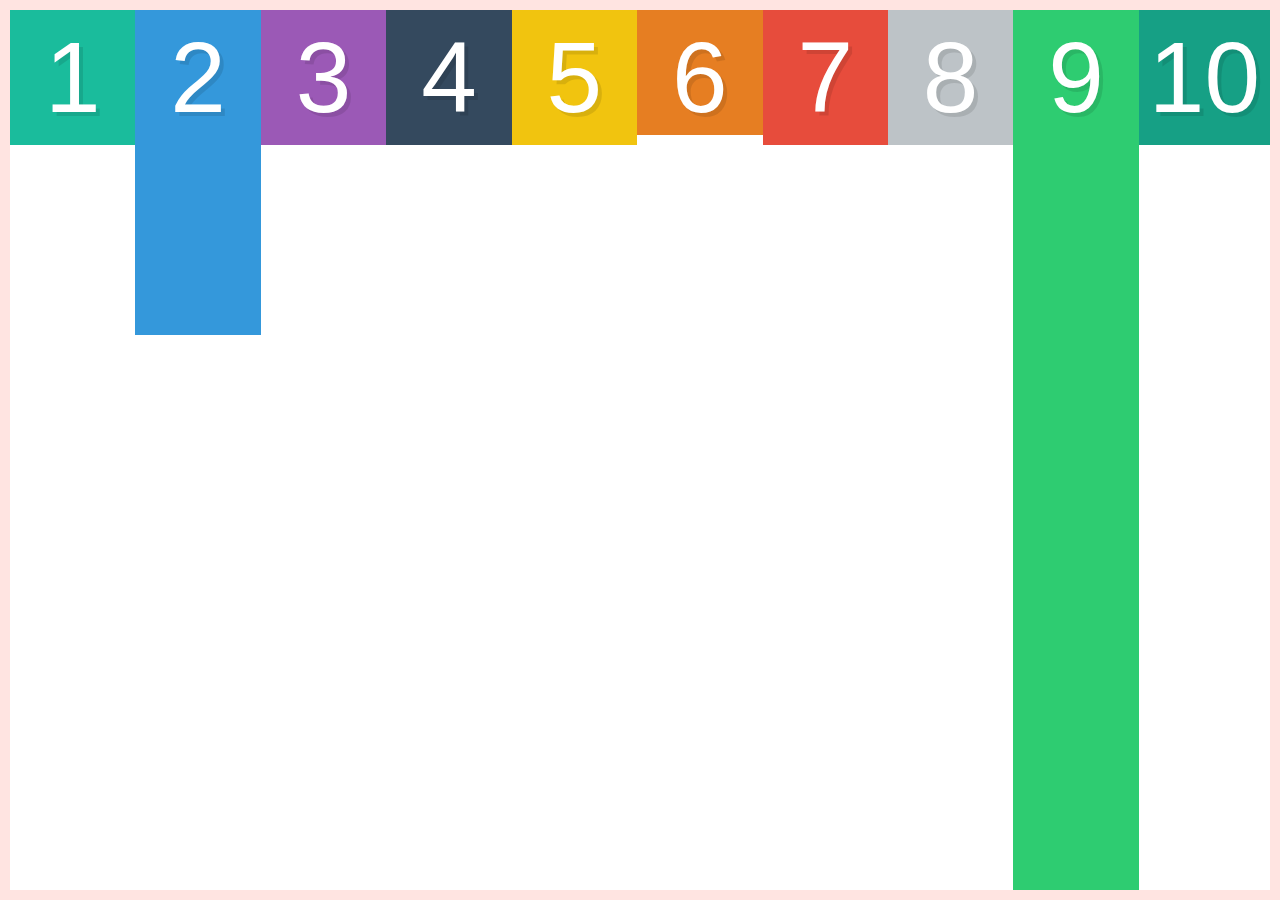
<file: alignment-and-centering/index.html>
<!doctype html>
<html lang="en">
<head>
  <meta charset="UTF-8">
  <title>FlexBox Tutorial</title>
  <link rel="stylesheet" href="style.css">
</head>
<body>

  <div class="container">
    <div class="box box1">1</div>
    <div class="box box2">2</div>
    <div class="box box3">3</div>
    <div class="box box4">4</div>
    <div class="box box5">5</div>
    <div class="box box6">6</div>
    <div class="box box7">7</div>
    <div class="box box8">8</div>
    <div class="box box9">9</div>
    <div class="box box10">10</div>
  </div>

</body>
</html>
</file>
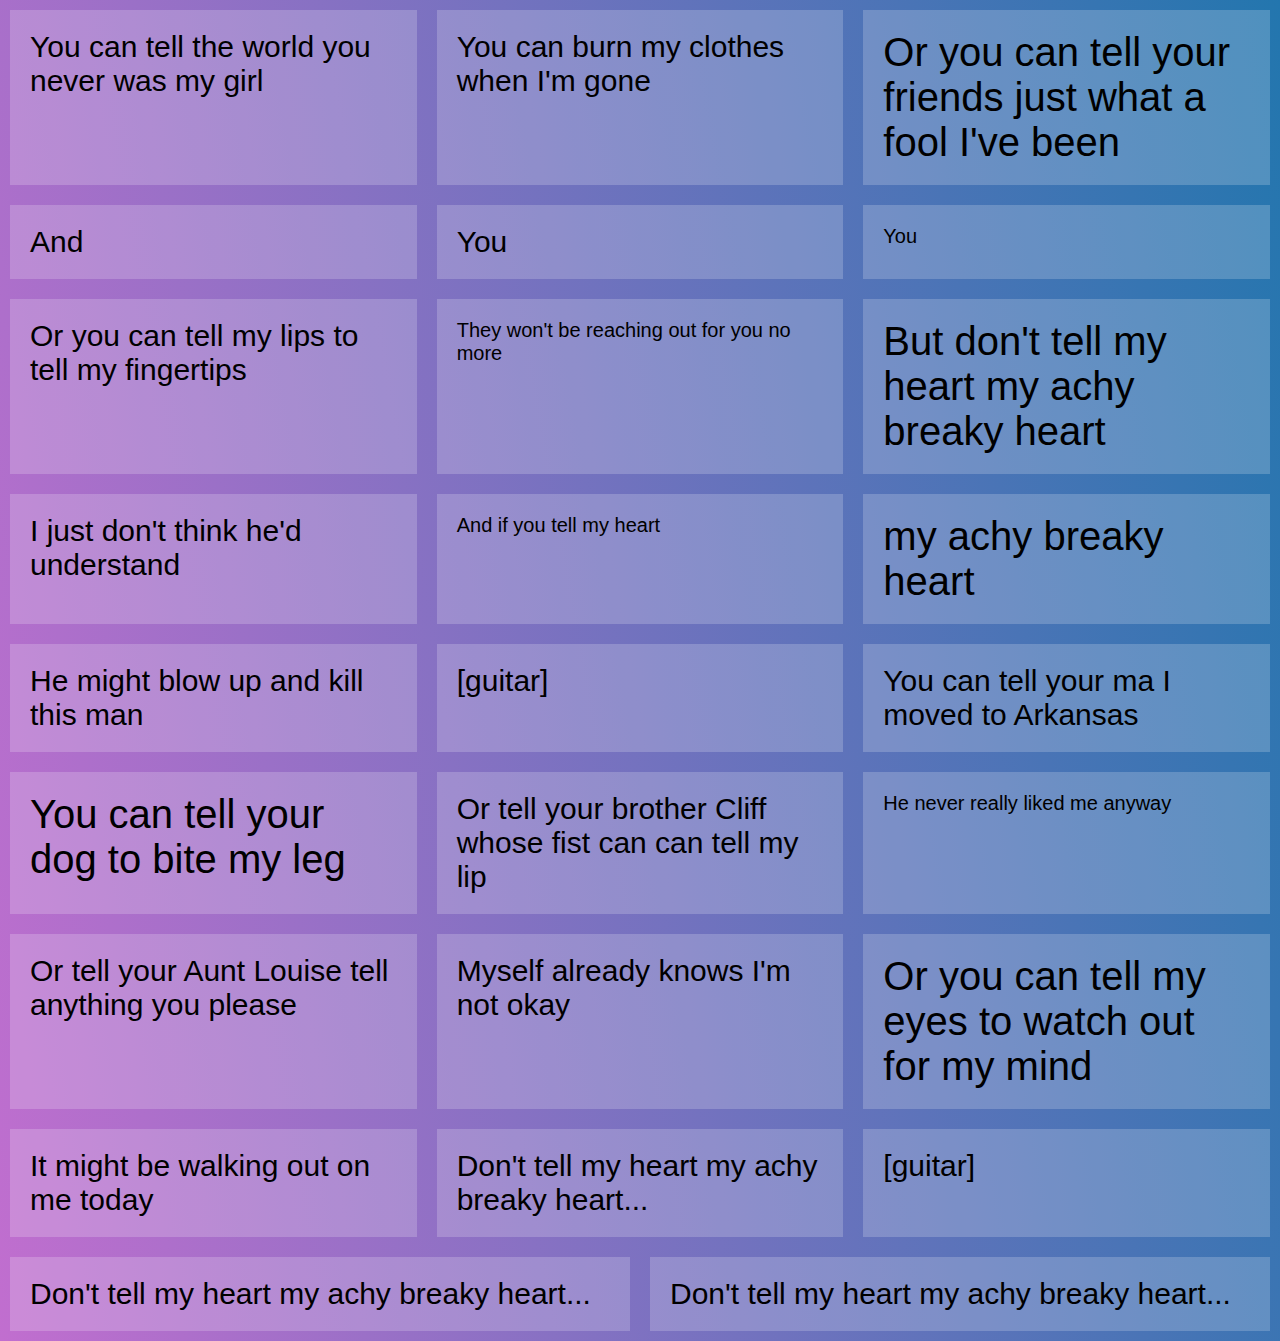
<file: equal-height-elements/index.html>
<!DOCTYPE html>
<html lang="en">
<head>
  <meta charset="UTF-8">
  <title>FlexBox Nav</title>
  <link rel="stylesheet" href="https://maxcdn.bootstrapcdn.com/font-awesome/4.3.0/css/font-awesome.min.css">
  <link rel="stylesheet" href="style.css">
</head>
<body>

  <div class="elements">

    <div class="item">You can tell the world you never was my girl</div>
    <div class="item">You can burn my clothes when I'm gone</div>
    <div class="item large">Or you can tell your friends just what a fool I've been</div>
    <div class="item">And </div>

    <div class="item">You </div>
    <div class="item small">You </div>
    <div class="item">Or you can tell my lips to tell my fingertips</div>
    <div class="item small">They won't be reaching out for you no more</div>

    <div class="item large">But don't tell my heart my achy breaky heart</div>
    <div class="item">I just don't think he'd understand</div>
    <div class="item small">And if you tell my heart</div>
    <div class="item large">my achy breaky heart</div>
    <div class="item">He might blow up and kill this man</div>

    <div class="item">[guitar]</div>

    <div class="item">You can tell your ma I moved to Arkansas</div>
    <div class="item large">You can tell your dog to bite my leg</div>
    <div class="item">Or tell your brother Cliff whose fist can can tell my lip</div>
    <div class="item small">He never really liked me anyway</div>

    <div class="item">Or tell your Aunt Louise tell anything you please</div>
    <div class="item">Myself already knows I'm not okay</div>
    <div class="item large">Or you can tell my eyes to watch out for my mind</div>
    <div class="item">It might be walking out on me today</div>

    <div class="item">Don't tell my heart my achy breaky heart...</div>

    <div class="item">[guitar]</div>

    <div class="item">Don't tell my heart my achy breaky heart...</div>
    <div class="item">Don't tell my heart my achy breaky heart...</div>

  </div>

</body>
</html>
</file>
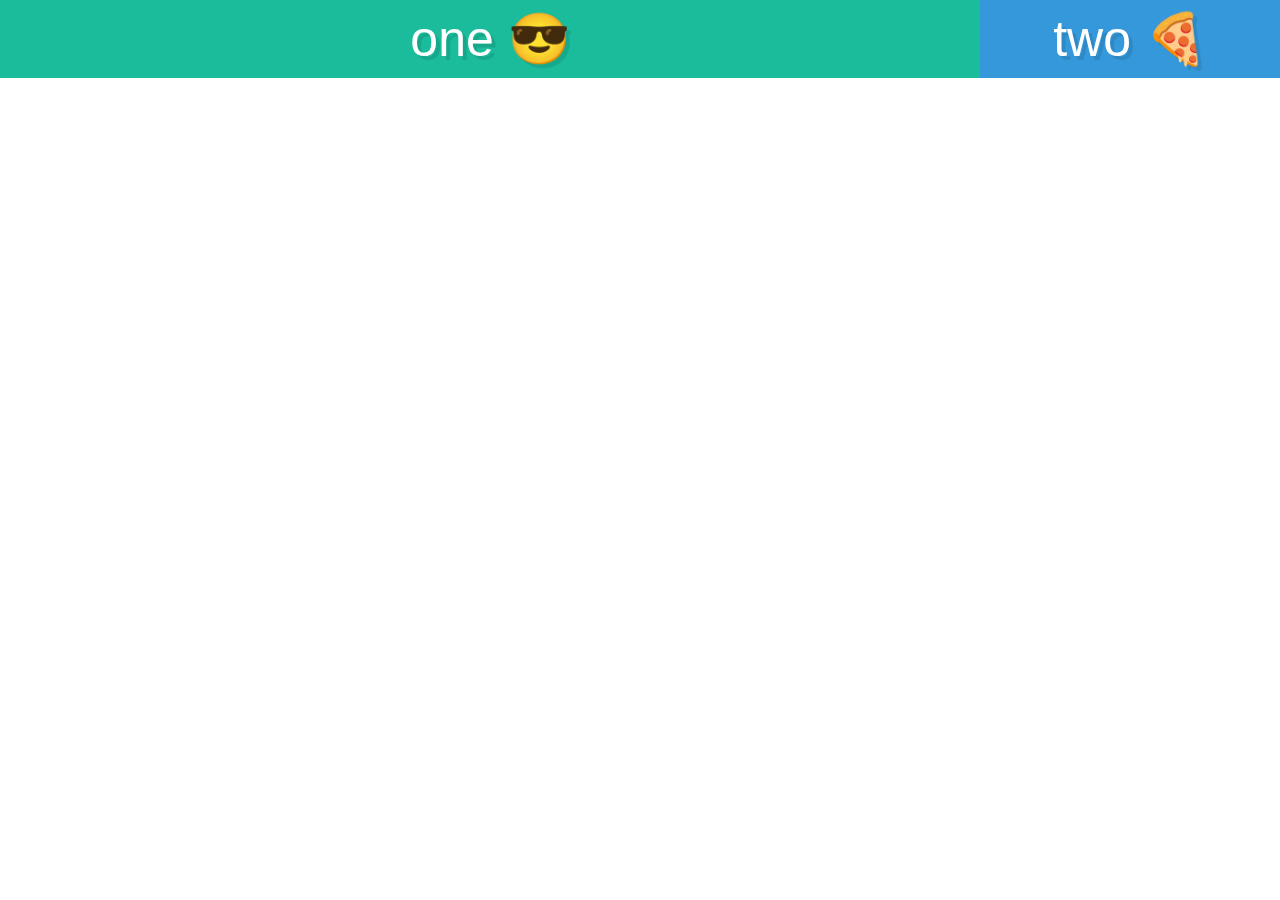
<file: flex-grow-and-shrink/index.html>
<!doctype html>
<html lang="en">
<head>
  <meta charset="UTF-8">
  <title>FlexBox Tutorial</title>
  <link rel="stylesheet" href="hsw.css">
</head>
<body>

  <div class="container">
    <div class="box box1">one 😎</div>
    <div class="box box2">two 🍕</div>
  </div>

</body>
</html>
</file>
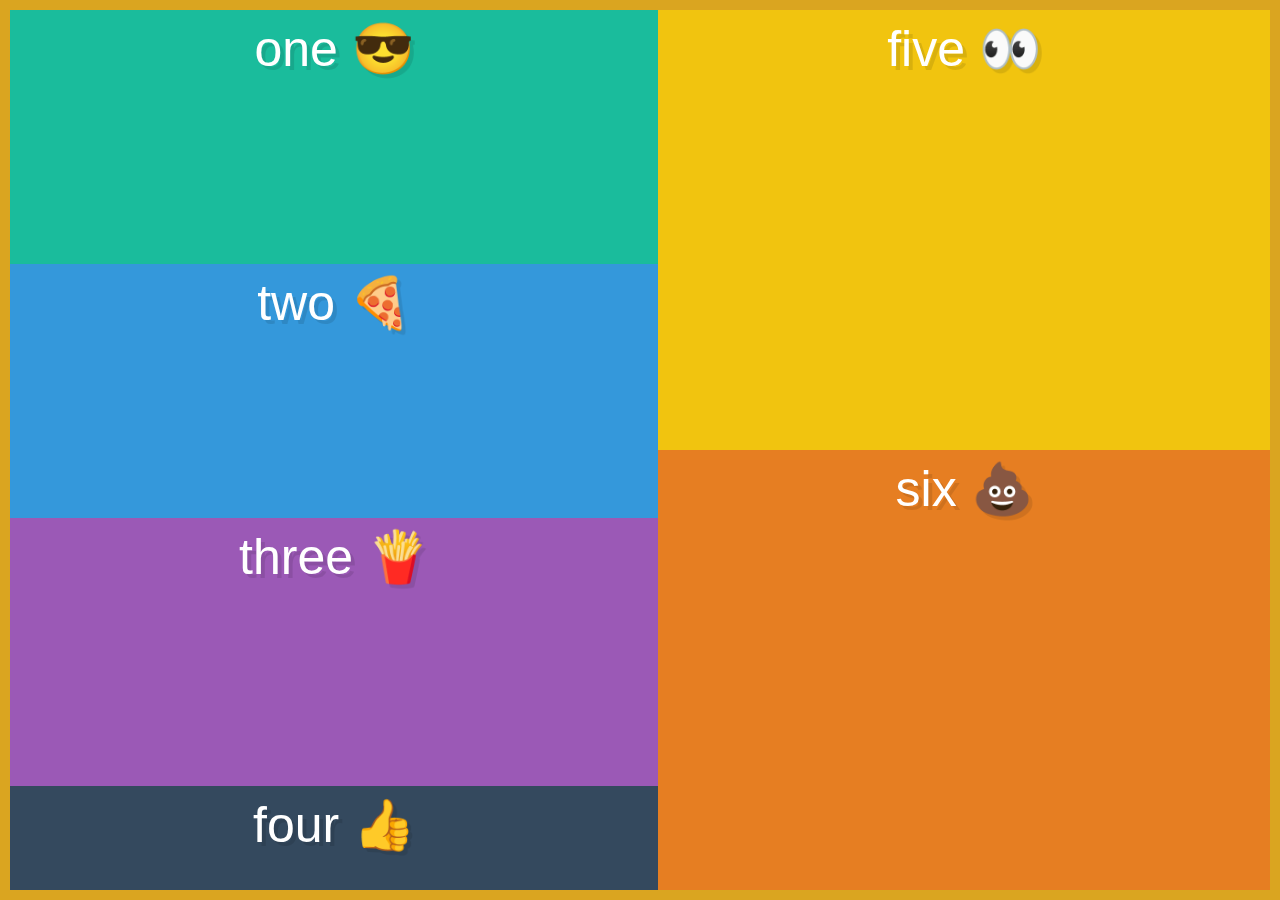
<file: flex-wrapping-and-columns/index.html>
<!doctype html>
<html lang="en">
<head>
  <meta charset="UTF-8">
  <title>FlexBox Tutorial</title>
  <link rel="stylesheet" href="style.css">
</head>
<body>

  <div class="container">
    <div class="box box1">one 😎</div>
    <div class="box box2">two 🍕</div>
    <div class="box box3">three 🍟</div>
    <div class="box box4">four 👍</div>
    <div class="box box5">five 👀</div>
    <div class="box box6">six 💩</div>
  </div>

</body>
</html>
</file>
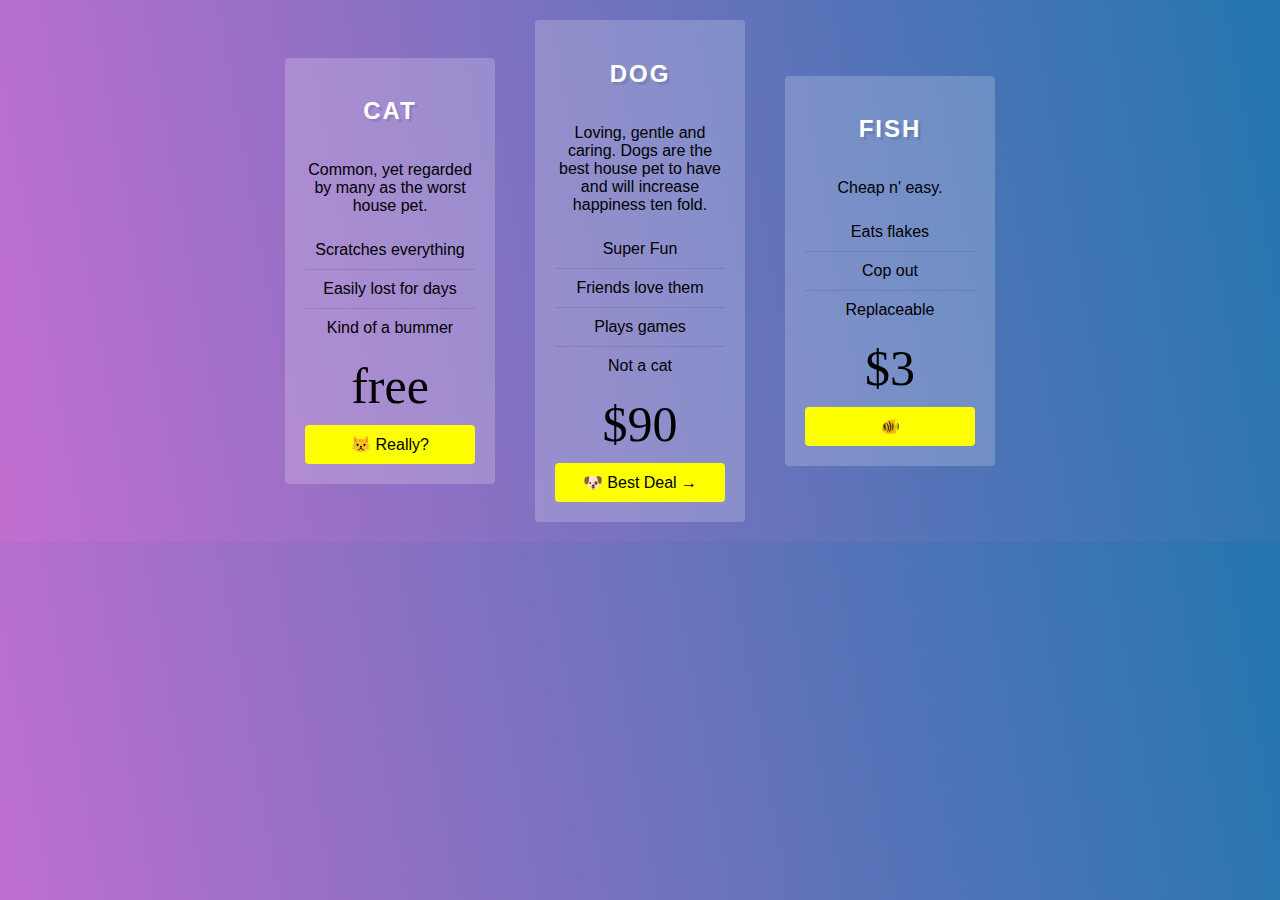
<file: pricing-grid/index.html>
<!DOCTYPE html>
<html lang="en">
<head>
  <meta charset="UTF-8">
  <title>FlexBox Nav</title>
  <link rel="stylesheet" href="https://maxcdn.bootstrapcdn.com/font-awesome/4.3.0/css/font-awesome.min.css">
  <link rel="stylesheet" href="style-ANSWER.css">
</head>
<body>

  <!-- Flex Container! -->
  <div class="pricing-grid">

    <div class="plan plan1">
      
      <h2>Cat</h2>
      <p>Common, yet regarded by many as the worst house pet.</p>
      <ul class="features">
        <li>Scratches everything</li>
        <li>Easily lost for days</li>
        <li>Kind of a bummer</li>
      </ul>

      <p class="price">free</p>

      <a href="#" class="cta">😾 Really?</a>
    </div>

    <div class="plan plan2">
      
      <h2>Dog</h2>
      <p>Loving, gentle and caring. Dogs are the best house pet to have and will increase happiness ten fold. </p>
      <ul class="features">
        <li>Super Fun</li>
        <li>Friends love them</li>
        <li>Plays games</li>
        <li>Not a cat</li>
      </ul>

      <p class="price">$90</p>

      <a href="#" class="cta">🐶 Best Deal →</a>
    </div>

    <div class="plan plan3">
      
      <h2>Fish</h2>
      <p>Cheap n' easy.</p>
      <ul class="features">
        <li>Eats flakes</li>
        <li>Cop out</li>
        <li>Replaceable</li>
      </ul>

      <p class="price">$3</p>

      <a href="#" class="cta">🐠</a>
    </div>

  </div>

</body>
</html>
</file>
<file: equal-height-elements/style.css>
/* Some CSS Setup - nothing to do with flexbox */
html {
  box-sizing: border-box;
}

*, *:before, *:after {
  box-sizing: inherit;
}

body {
  font-family: sans-serif;
  margin: 0;
  background-image: linear-gradient(260deg, #2376ae 0%, #c16ecf 100%);
}

a {
  color:white;
}

.item.large {
  font-size: 40px;
}

.item.small {
  font-size: 20px;
}

.item {
  background:rgba(255,255,255,0.2);
  margin:10px;
  padding:20px;
  font-size: 30px;
}

/* Flexbox Starts Here: */
.elements {
  display:flex;
  flex-wrap:wrap;
}

.item {
  flex: 1 1 calc(33.33% - 20px);
}
</file>
<file: pricing-grid/style-ANSWER.css>
/* Some CSS Setup - nothing to do with flexbox */
html {
  box-sizing: border-box;
}

*, *:before, *:after {
  box-sizing: inherit;
}

body {
  font-family: sans-serif;
  margin: 0;
  background-image: linear-gradient(260deg, #2376ae 0%, #c16ecf 100%);
}

a {
  color:white;
}

.plan ul {
  margin: 0;
  padding: 0;
  list-style: none;
}

.plan ul li {
  border-bottom: 1px solid rgba(0,0,0,0.1);
  padding:10px;
}

.plan ul li:last-child {
  border-bottom: 0;
}

.plan a {
  text-decoration: none;
  background:#FEFF00;
  padding:10px;
  color:black;
  border-radius:4px;
}


.plan h2 {
  text-transform: uppercase;
  color:white;
  letter-spacing: 2px;
  text-shadow:3px 3px 0 rgba(0,0,0,0.1);
}

.price {
  font-size: 50px;
  font-family: serif;
  margin: 10px 0;
}


/* Flex Container!!! */
.pricing-grid {
  max-width:750px;
  margin: 0 auto;
  display:flex; 
  align-items:center;
}

.plan {
  background:rgba(255,255,255,0.2);
  margin:20px;
  padding:20px;
  border-radius: 4px;
  text-align: center;
  
  flex:1;
  display:flex;
  flex-wrap:wrap;

}

.plan > * {
  flex:1 1 100%;
}

.plan .cta {
  align-self:flex-end;
}
</file>
<file: alignment-and-centering/style.css>
/* CSS Normalize */
article,aside,details,figcaption,figure,footer,header,hgroup,nav,section,summary{display:block;}audio,canvas,video{display:inline-block;}audio:not([controls]){display:none;height:0;}[hidden]{display:none;}html{font-family:sans-serif;-webkit-text-size-adjust:100%;-ms-text-size-adjust:100%;}a:focus{outline:thin dotted;}a:active,a:hover{outline:0;}h1{font-size:2em;}abbr[title]{border-bottom:1px dotted;}b,strong{font-weight:700;}dfn{font-style:italic;}mark{background:#ff0;color:#000;}code,kbd,pre,samp{font-family:monospace, serif;font-size:1em;}pre{white-space:pre-wrap;word-wrap:break-word;}q{quotes:\201C \201D \2018 \2019;}small{font-size:80%;}sub,sup{font-size:75%;line-height:0;position:relative;vertical-align:baseline;}sup{top:-.5em;}sub{bottom:-.25em;}img{border:0;}svg:not(:root){overflow:hidden;}fieldset{border:1px solid silver;margin:0 2px;padding:.35em .625em .75em;}button,input,select,textarea{font-family:inherit;font-size:100%;margin:0;}button,input{line-height:normal;}button,html input[type=button],/* 1 */
input[type=reset],input[type=submit]{-webkit-appearance:button;cursor:pointer;}button[disabled],input[disabled]{cursor:default;}input[type=checkbox],input[type=radio]{box-sizing:border-box;padding:0;}input[type=search]{-webkit-appearance:textfield;-moz-box-sizing:content-box;-webkit-box-sizing:content-box;box-sizing:content-box;}input[type=search]::-webkit-search-cancel-button,input[type=search]::-webkit-search-decoration{-webkit-appearance:none;}textarea{overflow:auto;vertical-align:top;}table{border-collapse:collapse;border-spacing:0;}body,figure{margin:0;}legend,button::-moz-focus-inner,input::-moz-focus-inner{border:0;padding:0;}

/* Box-sizing border-box */
* { -moz-box-sizing: border-box; -webkit-box-sizing: border-box; box-sizing: border-box; }


/* Some default styles to make each box visible */
.box {
  color:white;
  font-size: 100px;
  text-align: center;
  text-shadow:4px 4px 0 rgba(0,0,0,0.1);
  padding:10px;
}

/* Colours for each box */
.box1 { background:#1abc9c;}
.box2 { background:#3498db;}
.box3 { background:#9b59b6;}
.box4 { background:#34495e;}
.box5 { background:#f1c40f;}
.box6 { background:#e67e22;}
.box7 { background:#e74c3c;}
.box8 { background:#bdc3c7;}
.box9 { background:#2ecc71;}
.box10 { background:#16a085;}


/* We start writing out flexbox here. The above is just page setup */
.container {
  display:flex;
  border:10px solid mistyrose;
  height:100vh;
  align-items:flex-start;
}

.box {
  width:33.333%;
}

.box2 {
  padding-bottom: 200px;
}

.box6 {
  padding-bottom: 0;
}

.box9 {
  padding-bottom: 50px;
  align-self:stretch;
}
</file>
<file: flex-grow-and-shrink/hsw.css>
/* CSS Normalize */
article,aside,details,figcaption,figure,footer,header,hgroup,nav,section,summary{display:block;}audio,canvas,video{display:inline-block;}audio:not([controls]){display:none;height:0;}[hidden]{display:none;}html{font-family:sans-serif;-webkit-text-size-adjust:100%;-ms-text-size-adjust:100%;}a:focus{outline:thin dotted;}a:active,a:hover{outline:0;}h1{font-size:2em;}abbr[title]{border-bottom:1px dotted;}b,strong{font-weight:700;}dfn{font-style:italic;}mark{background:#ff0;color:#000;}code,kbd,pre,samp{font-family:monospace, serif;font-size:1em;}pre{white-space:pre-wrap;word-wrap:break-word;}q{quotes:\201C \201D \2018 \2019;}small{font-size:80%;}sub,sup{font-size:75%;line-height:0;position:relative;vertical-align:baseline;}sup{top:-.5em;}sub{bottom:-.25em;}img{border:0;}svg:not(:root){overflow:hidden;}fieldset{border:1px solid silver;margin:0 2px;padding:.35em .625em .75em;}button,input,select,textarea{font-family:inherit;font-size:100%;margin:0;}button,input{line-height:normal;}button,html input[type=button],/* 1 */
input[type=reset],input[type=submit]{-webkit-appearance:button;cursor:pointer;}button[disabled],input[disabled]{cursor:default;}input[type=checkbox],input[type=radio]{box-sizing:border-box;padding:0;}input[type=search]{-webkit-appearance:textfield;-moz-box-sizing:content-box;-webkit-box-sizing:content-box;box-sizing:content-box;}input[type=search]::-webkit-search-cancel-button,input[type=search]::-webkit-search-decoration{-webkit-appearance:none;}textarea{overflow:auto;vertical-align:top;}table{border-collapse:collapse;border-spacing:0;}body,figure{margin:0;}legend,button::-moz-focus-inner,input::-moz-focus-inner{border:0;padding:0;}

/* Box-sizing border-box */
* { -moz-box-sizing: border-box; -webkit-box-sizing: border-box; box-sizing: border-box; }


/* Some default styles to make each box visible */
.box {
  color:white;
  font-size: 50px;
  text-align: center;
  text-shadow:4px 4px 0 rgba(0,0,0,0.1);
  padding:10px;
}

/* Colours for each box */
.box1 { background:#1abc9c;}
.box2 { background:#3498db;}
.box3 { background:#9b59b6;}
.box4 { background:#34495e;}
.box5 { background:#f1c40f;}
.box6 { background:#e67e22;}
.box7 { background:#e74c3c;}
.box8 { background:#bdc3c7;}
.box9 { background:#2ecc71;}
.box10 { background:#16a085;}


/* We start writing out flexbox here. The above is just page setup */
.container {
  display:flex;
}
.box1{
 flex-basis: 300px;
 flex-shrink: 1;
 flex-grow: 6;
 /* flex: 5 1 500px; */
}

.box2{
 flex-basis: 300px;
 flex-shrink: 5;
 /* flex-grow: 1; */
 /* flex: 1 5 500px; */
}
/* flex: grow shrink basis */
</file>
<file: flex-wrapping-and-columns/style.css>
/* CSS Normalize */
article,aside,details,figcaption,figure,footer,header,hgroup,nav,section,summary{display:block;}audio,canvas,video{display:inline-block;}audio:not([controls]){display:none;height:0;}[hidden]{display:none;}html{font-family:sans-serif;-webkit-text-size-adjust:100%;-ms-text-size-adjust:100%;}a:focus{outline:thin dotted;}a:active,a:hover{outline:0;}h1{font-size:2em;}abbr[title]{border-bottom:1px dotted;}b,strong{font-weight:700;}dfn{font-style:italic;}mark{background:#ff0;color:#000;}code,kbd,pre,samp{font-family:monospace, serif;font-size:1em;}pre{white-space:pre-wrap;word-wrap:break-word;}q{quotes:\201C \201D \2018 \2019;}small{font-size:80%;}sub,sup{font-size:75%;line-height:0;position:relative;vertical-align:baseline;}sup{top:-.5em;}sub{bottom:-.25em;}img{border:0;}svg:not(:root){overflow:hidden;}fieldset{border:1px solid silver;margin:0 2px;padding:.35em .625em .75em;}button,input,select,textarea{font-family:inherit;font-size:100%;margin:0;}button,input{line-height:normal;}button,html input[type=button],/* 1 */
input[type=reset],input[type=submit]{-webkit-appearance:button;cursor:pointer;}button[disabled],input[disabled]{cursor:default;}input[type=checkbox],input[type=radio]{box-sizing:border-box;padding:0;}input[type=search]{-webkit-appearance:textfield;-moz-box-sizing:content-box;-webkit-box-sizing:content-box;box-sizing:content-box;}input[type=search]::-webkit-search-cancel-button,input[type=search]::-webkit-search-decoration{-webkit-appearance:none;}textarea{overflow:auto;vertical-align:top;}table{border-collapse:collapse;border-spacing:0;}body,figure{margin:0;}legend,button::-moz-focus-inner,input::-moz-focus-inner{border:0;padding:0;}

/* Box-sizing border-box */
* { -moz-box-sizing: border-box; -webkit-box-sizing: border-box; box-sizing: border-box; }


/* Some default styles to make each box visible */
.box {
  color:white;
  font-size: 50px;
  text-align: center;
  text-shadow:4px 4px 0 rgba(0,0,0,0.1);
  padding:10px;
}

/* Colours for each box */
.box1 { background:#1abc9c;}
.box2 { background:#3498db;}
.box3 { background:#9b59b6;}
.box4 { background:#34495e;}
.box5 { background:#f1c40f;}
.box6 { background:#e67e22;}
.box7 { background:#e74c3c;}
.box8 { background:#bdc3c7;}
.box9 { background:#2ecc71;}
.box10 { background:#16a085;}


/* We start writing out flexbox here. The above is just page setup */
.container {
  display:flex;
  flex-wrap:wrap;
  flex-direction:column;
  border:10px solid goldenrod;
  height:100vh;
}

.box {
  flex-basis:250px;
  flex-grow:1;
}


.box3 {
  flex-grow:5;
}

.box4 {
  flex-basis:100px;  
}
</file>
